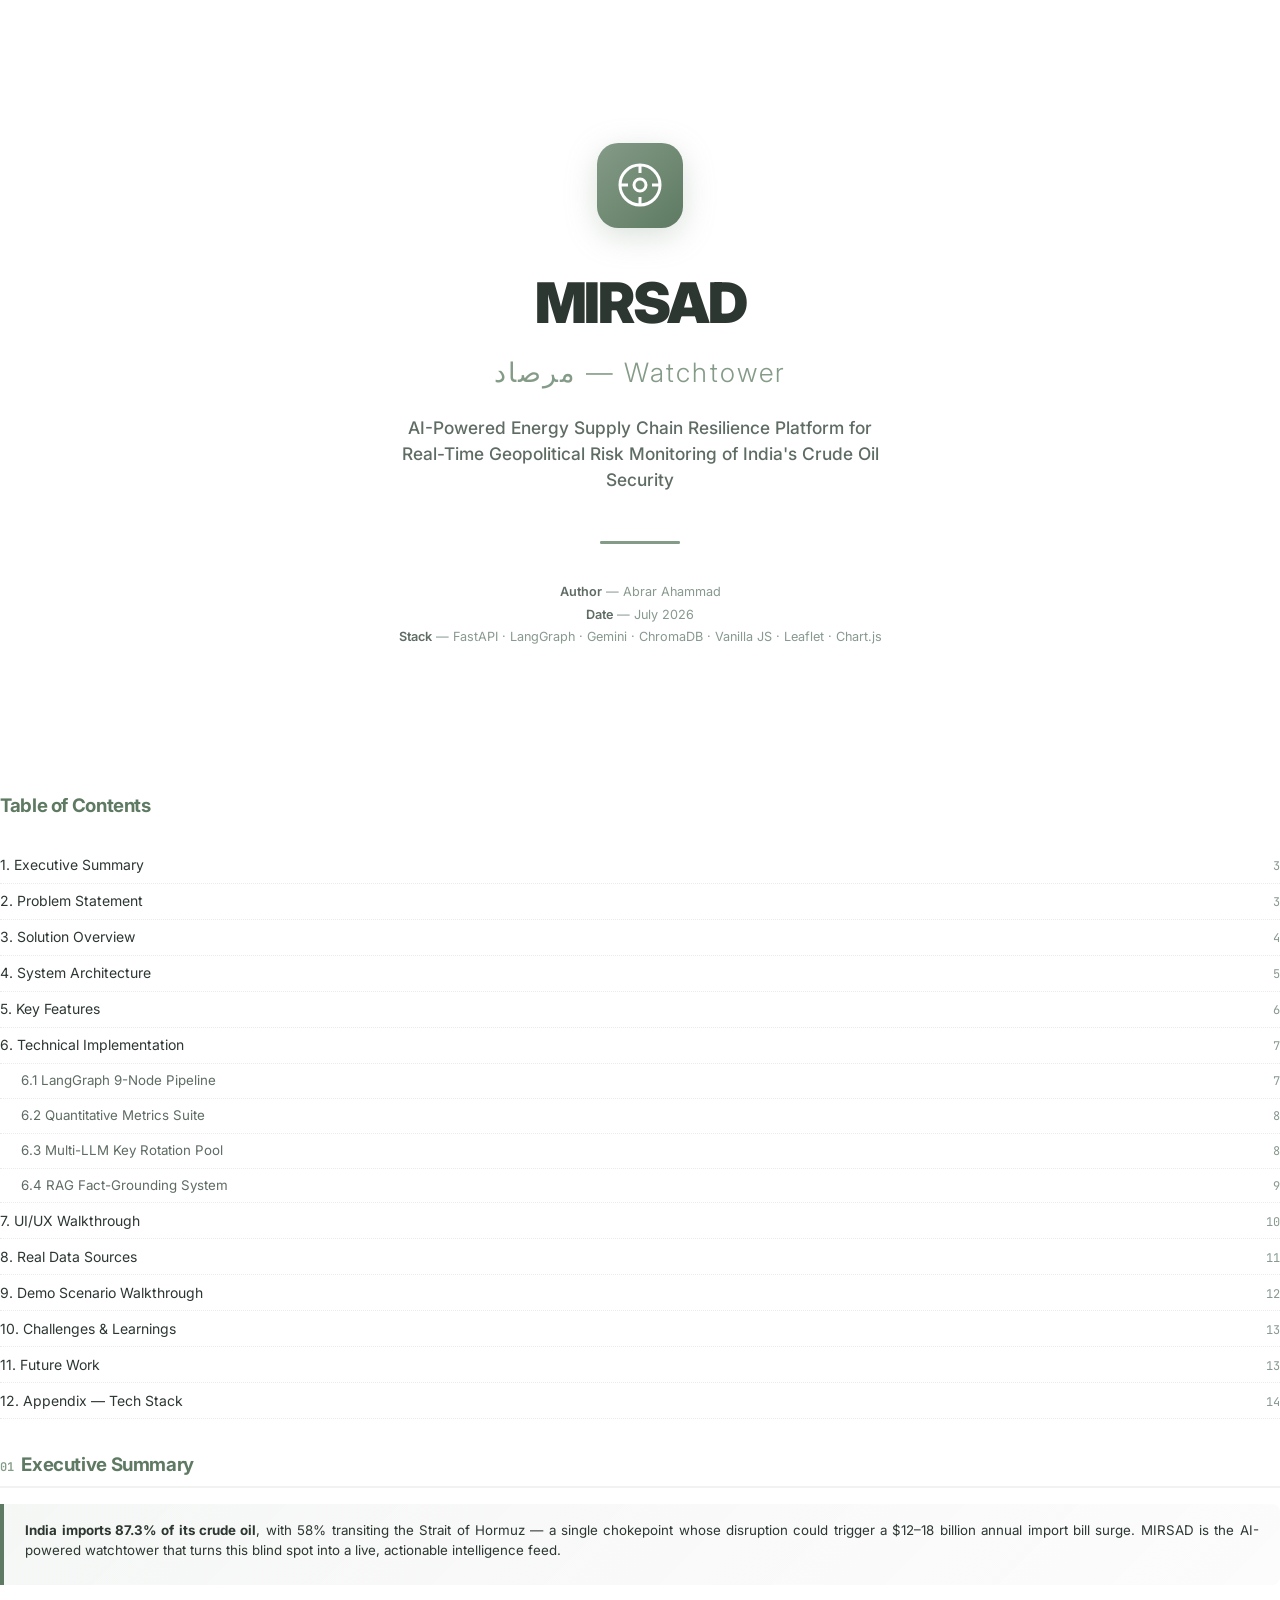
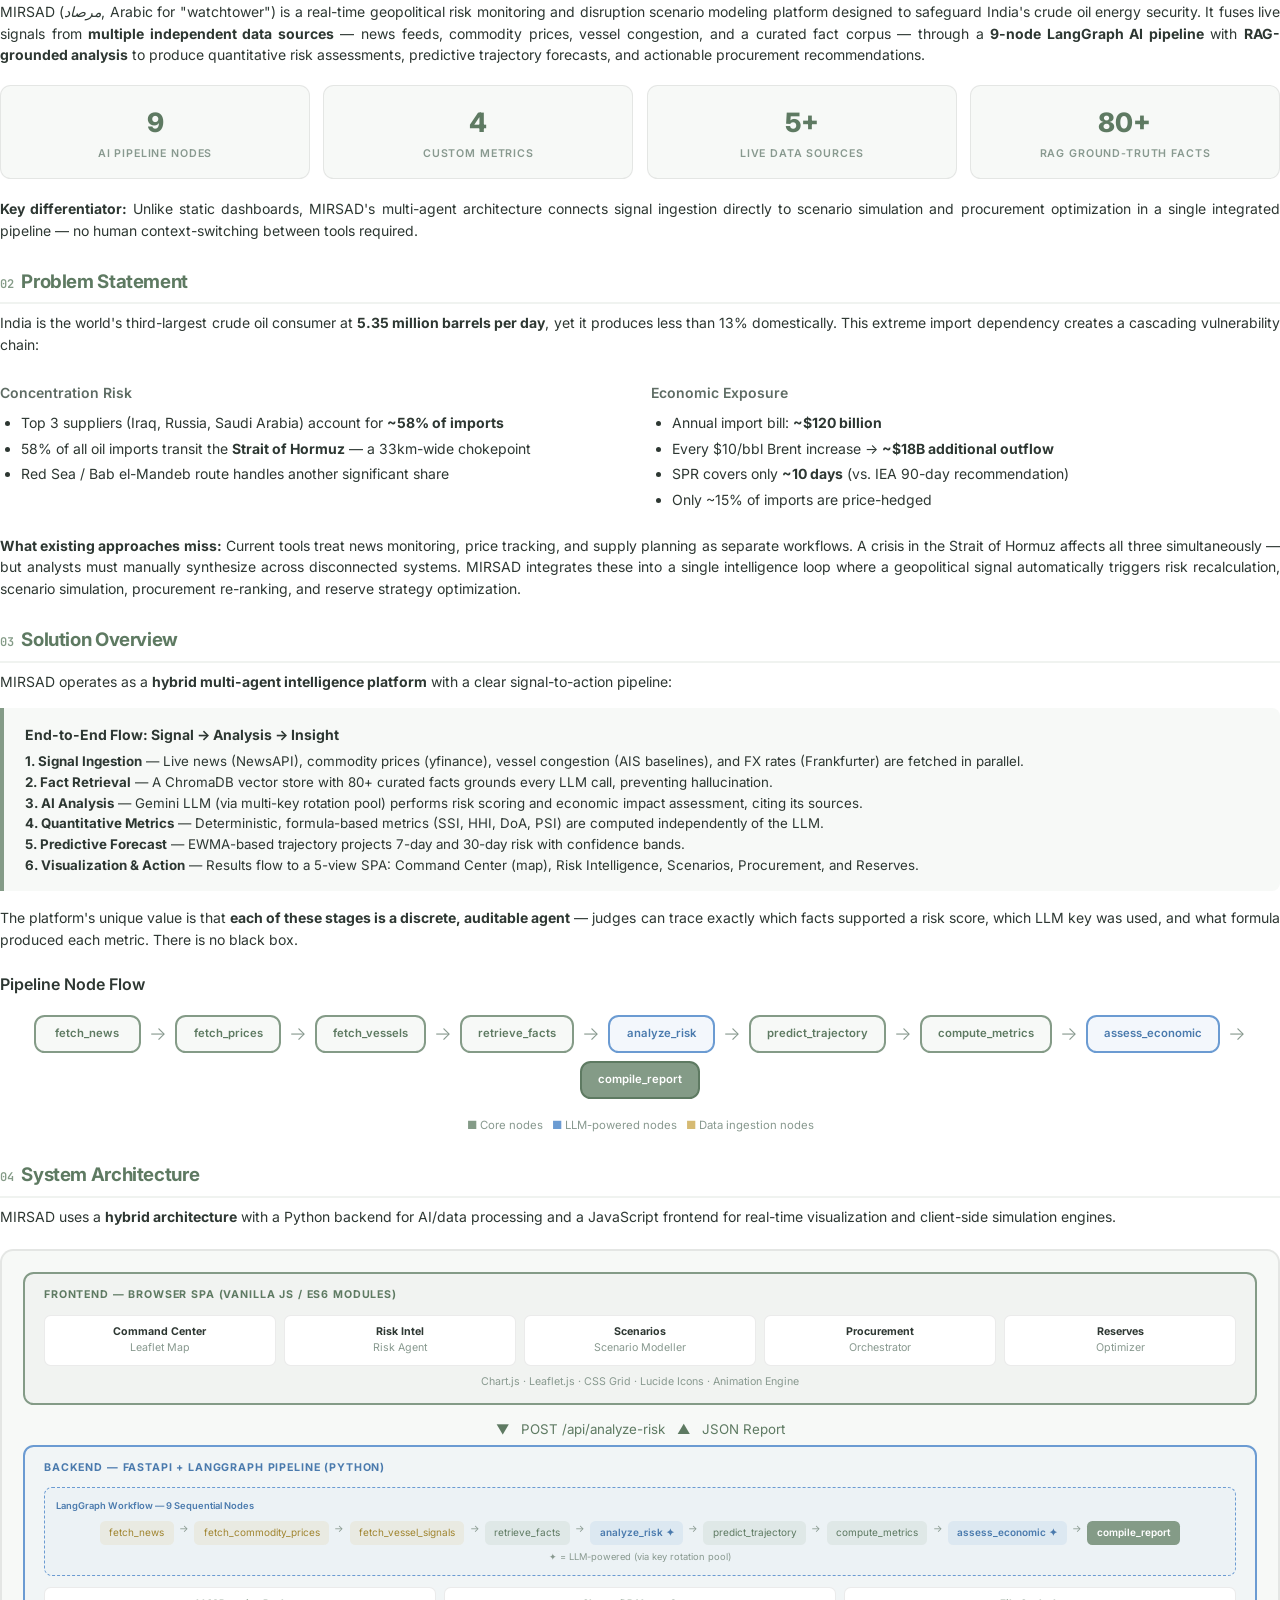
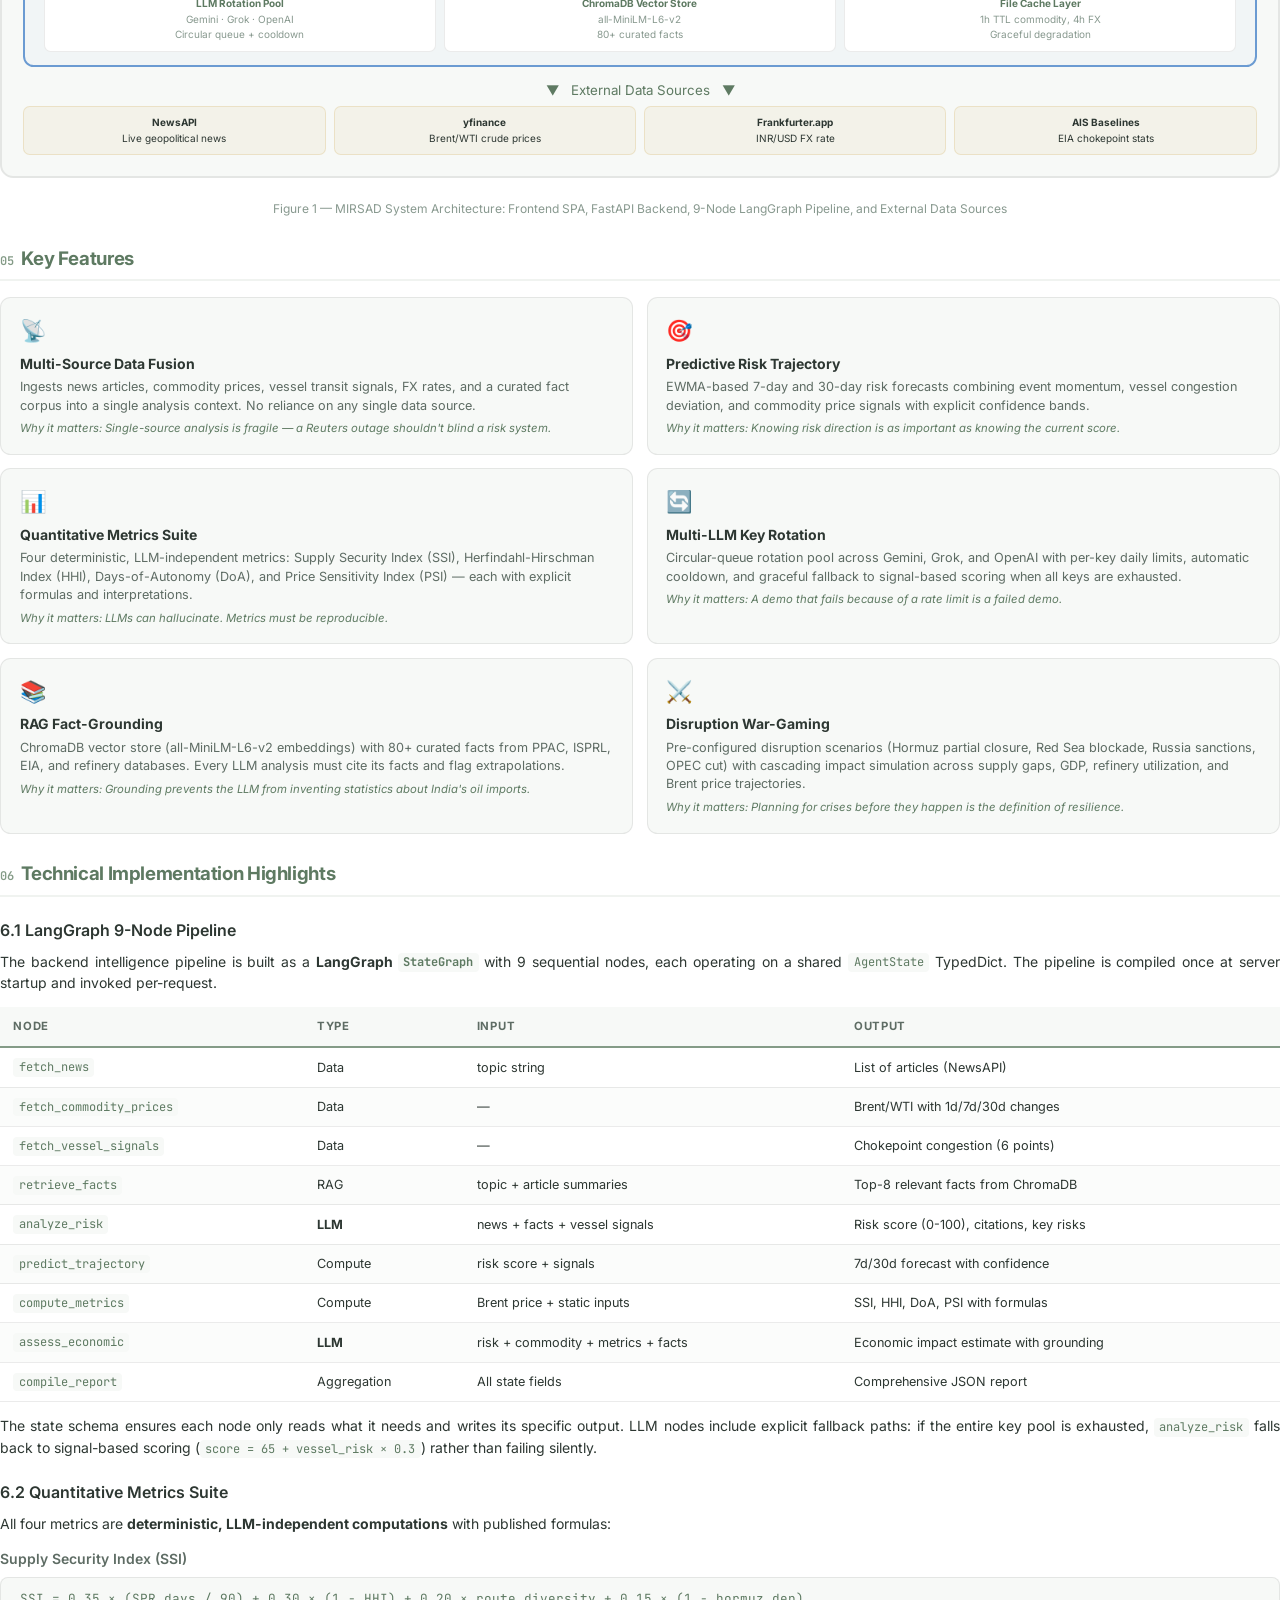
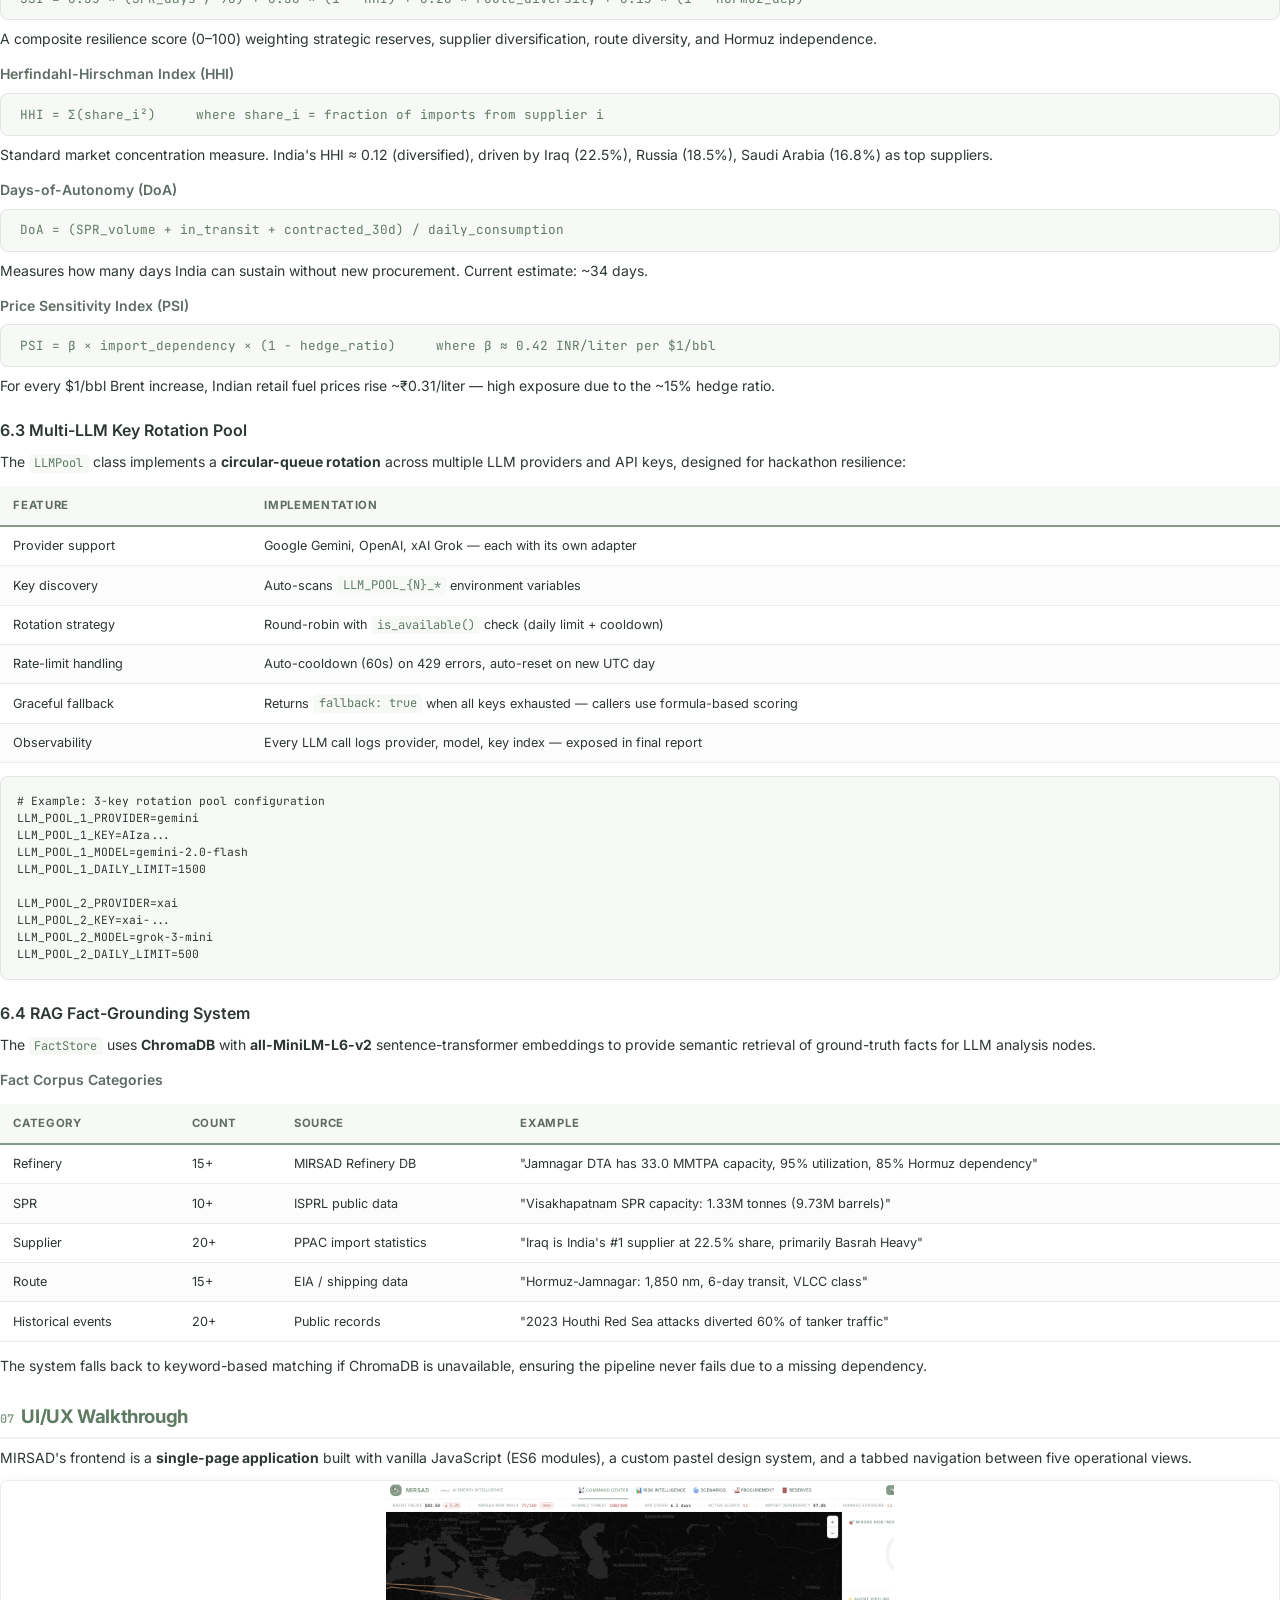
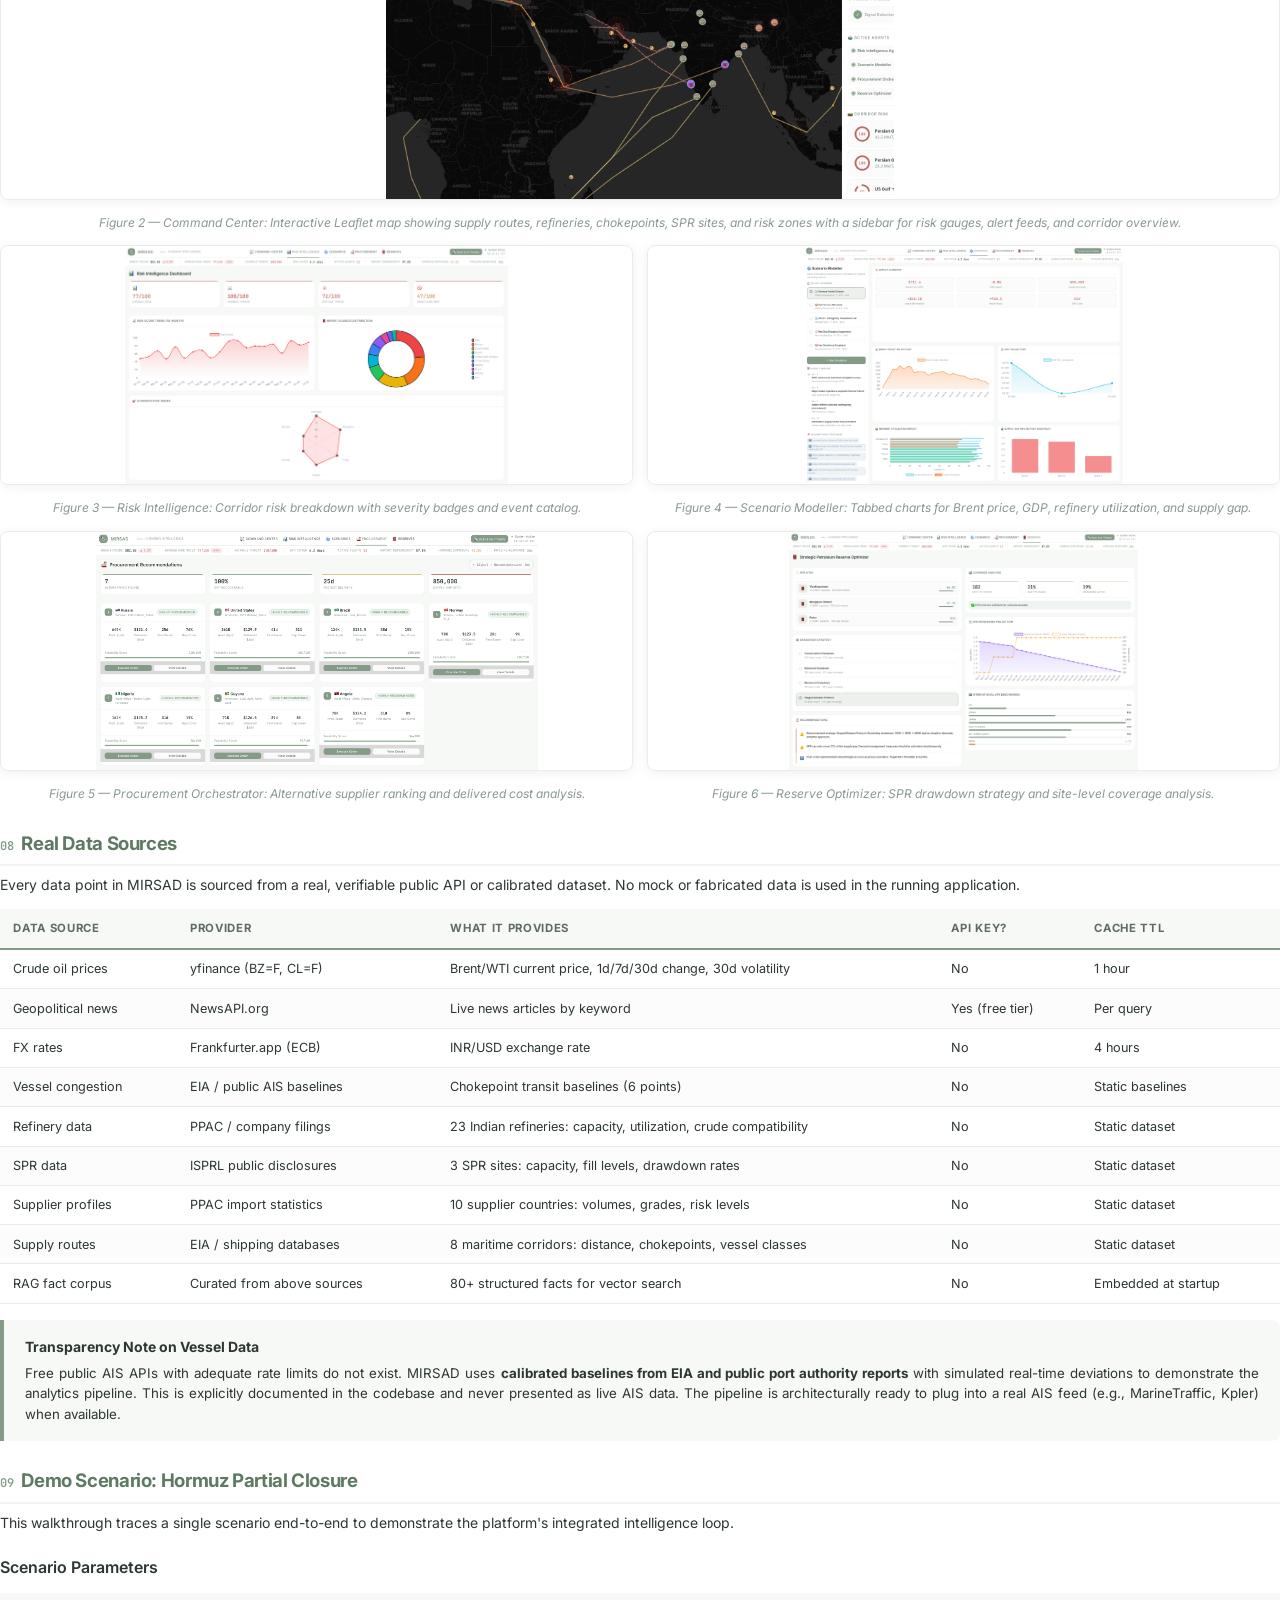
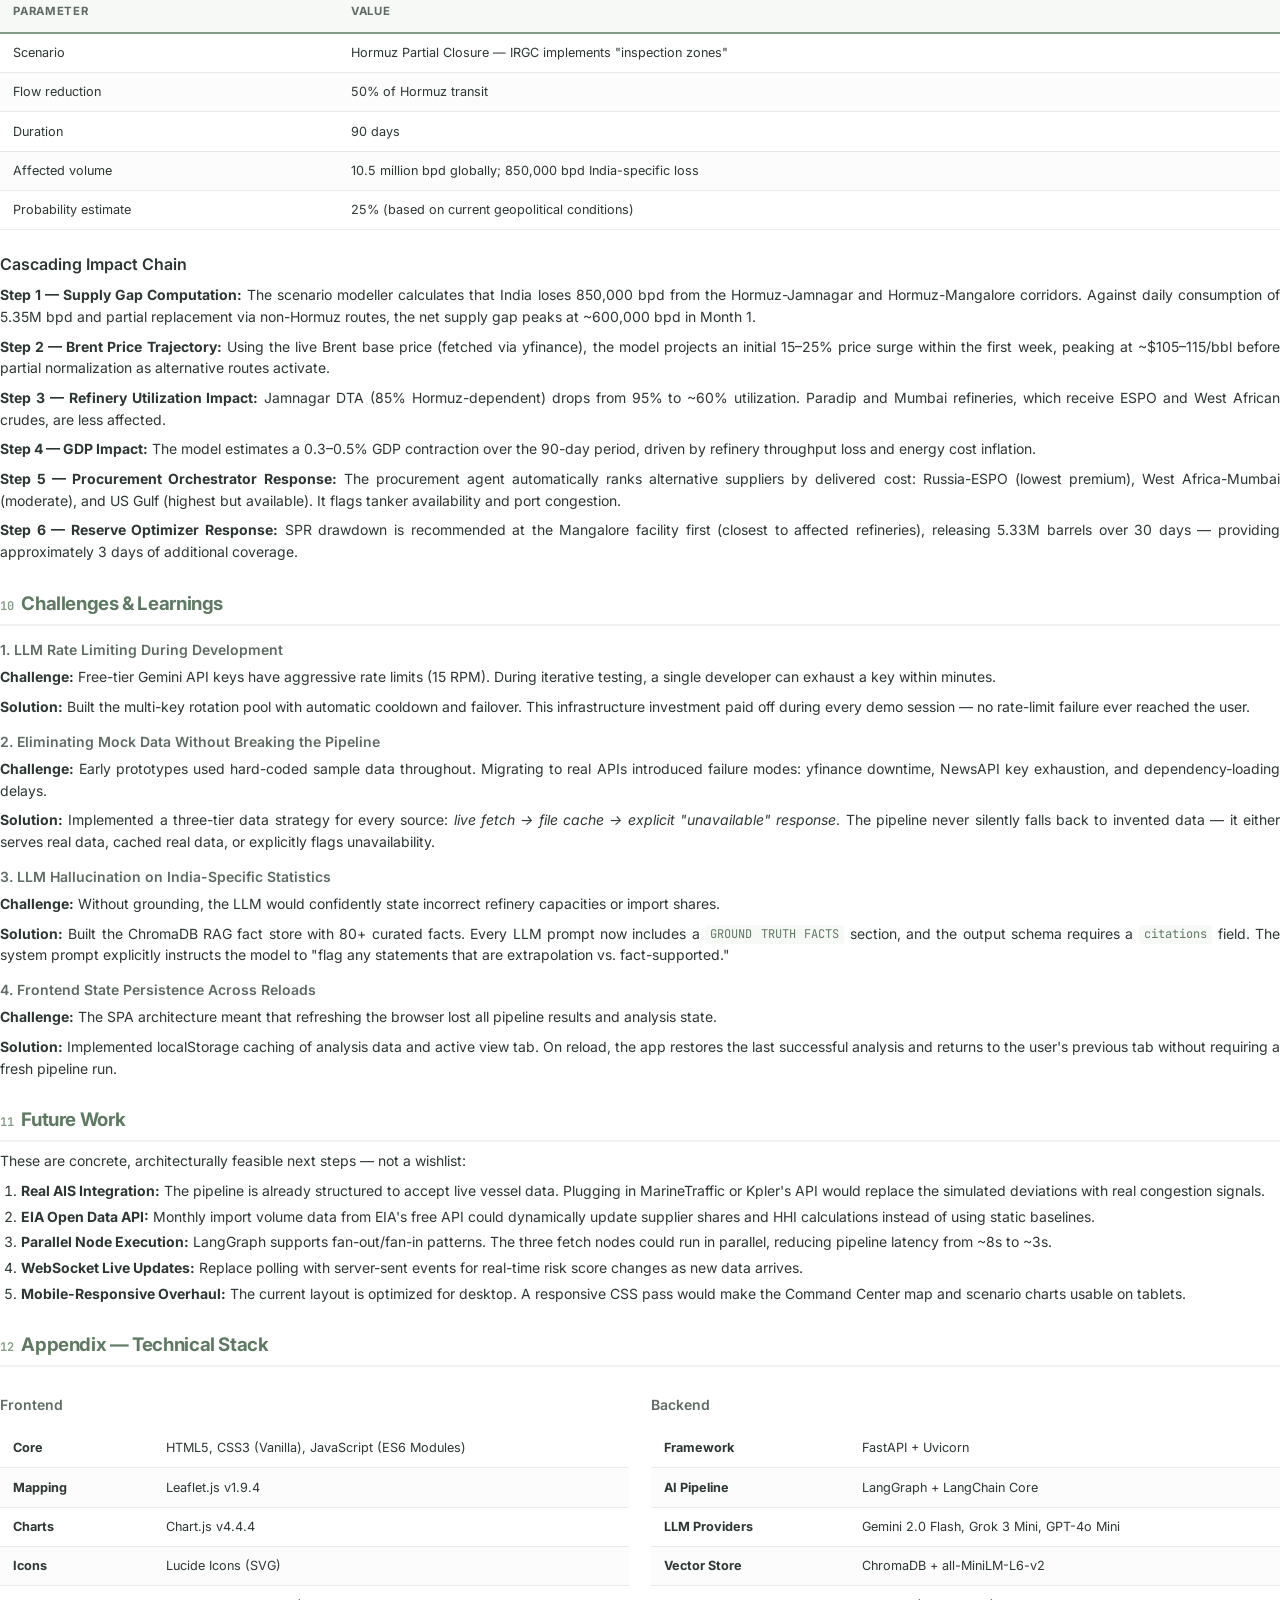
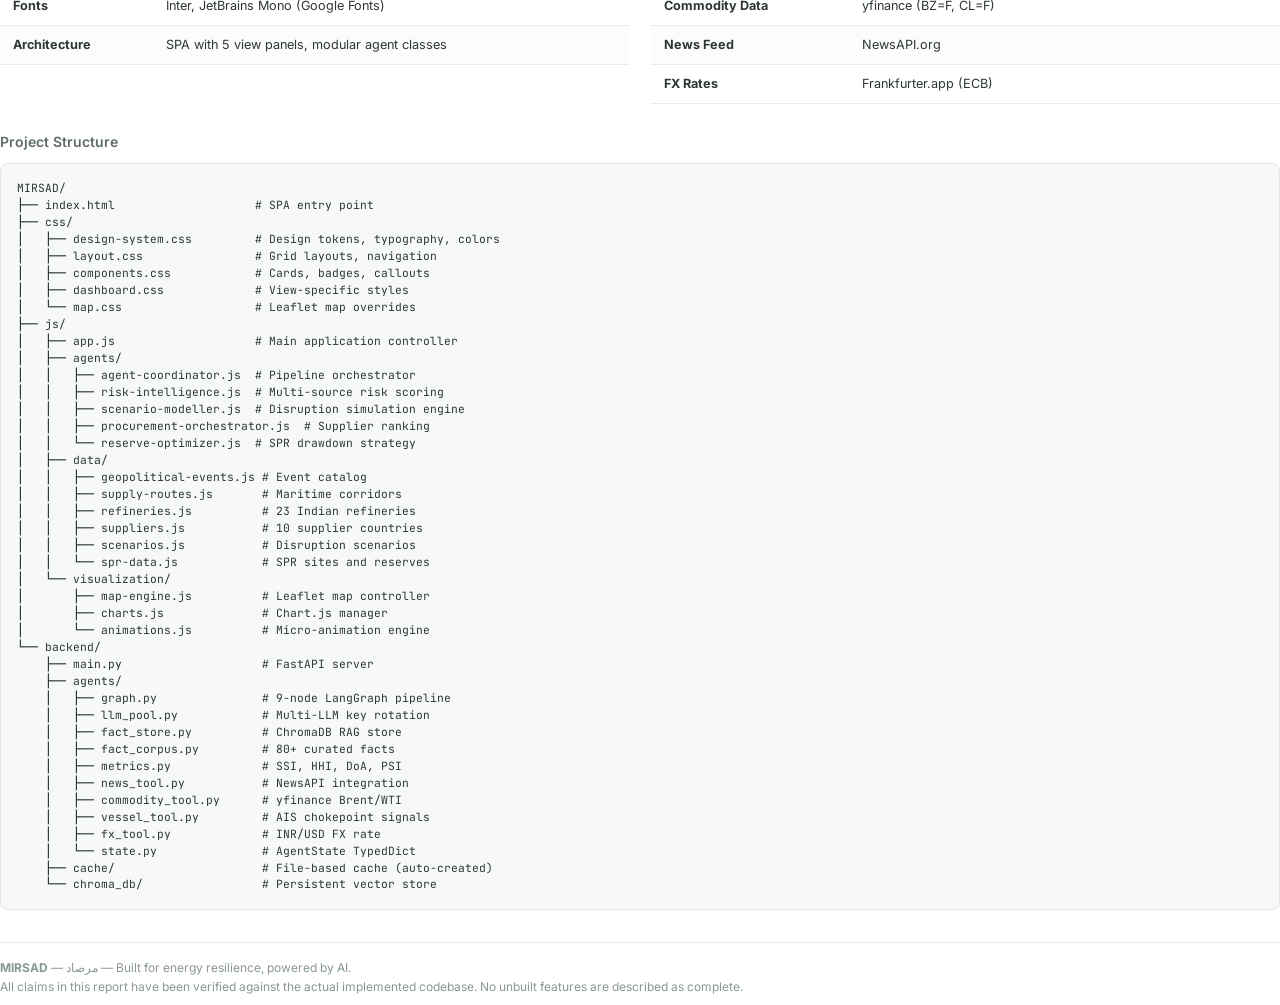
<file: MIRSAD_Report.html>
<!DOCTYPE html>
<html lang="en">
<head>
<meta charset="UTF-8">
<meta name="viewport" content="width=device-width, initial-scale=1.0">
<title>MIRSAD — Hackathon Report</title>
<link rel="preconnect" href="https://fonts.googleapis.com">
<link href="https://fonts.googleapis.com/css2?family=Inter:wght@300;400;500;600;700;800;900&family=JetBrains+Mono:wght@400;500;600&display=swap" rel="stylesheet">
<style>
/* ═══════════════════════════════════════════════════
   MIRSAD Report — Print-Ready Stylesheet
   ═══════════════════════════════════════════════════ */

:root {
  --sage: #849b87;
  --sage-dim: rgba(132, 155, 135, 0.12);
  --sage-dark: #5e7a62;
  --text-primary: #2d3732;
  --text-secondary: #5e6c64;
  --text-tertiary: #88998f;
  --bg: #ffffff;
  --bg-alt: #f7f9f7;
  --border: rgba(0,0,0,0.08);
  --risk-low: #7fa183;
  --risk-moderate: #d6ba73;
  --risk-elevated: #d19a6b;
  --risk-high: #c77b76;
  --risk-critical: #b8625e;
  --info: #6b9bd2;
}

* { margin: 0; padding: 0; box-sizing: border-box; }

@page {
  size: A4;
  margin: 1.8cm 2cm;
}

body {
  font-family: 'Inter', -apple-system, BlinkMacSystemFont, sans-serif;
  font-size: 10.5pt;
  line-height: 1.55;
  color: var(--text-primary);
  background: var(--bg);
  -webkit-print-color-adjust: exact;
  print-color-adjust: exact;
}

/* ── Typography Scale ── */
h1 { font-size: 26pt; font-weight: 800; letter-spacing: -0.03em; line-height: 1.15; color: var(--text-primary); }
h2 { font-size: 14pt; font-weight: 700; letter-spacing: -0.02em; margin-top: 20pt; margin-bottom: 6pt; color: var(--sage-dark); border-bottom: 2px solid var(--sage-dim); padding-bottom: 4pt; }
h3 { font-size: 12pt; font-weight: 600; margin-top: 16pt; margin-bottom: 6pt; color: var(--text-primary); }
h4 { font-size: 10.5pt; font-weight: 600; margin-top: 10pt; margin-bottom: 4pt; color: var(--text-secondary); }

p { margin-bottom: 6pt; text-align: justify; hyphens: auto; }

/* ── Page Break Utilities ── */
.page-break { page-break-after: always; break-after: page; }
.no-orphan { page-break-inside: avoid; break-inside: avoid; }

/* ── Cover Page ── */
.cover {
  display: flex;
  flex-direction: column;
  justify-content: center;
  align-items: center;
  min-height: 88vh;
  text-align: center;
  padding: 40pt 30pt;
}
.cover__logo {
  width: 64pt;
  height: 64pt;
  border-radius: 16pt;
  background: linear-gradient(135deg, var(--sage) 0%, var(--sage-dark) 100%);
  display: flex;
  align-items: center;
  justify-content: center;
  margin-bottom: 24pt;
  box-shadow: 0 8px 32px rgba(132, 155, 135, 0.3);
}
.cover__logo svg { width: 36pt; height: 36pt; fill: none; stroke: white; stroke-width: 1.5; }
.cover__title { font-size: 42pt; font-weight: 900; letter-spacing: -0.04em; color: var(--text-primary); margin-bottom: 4pt; }
.cover__arabic { font-size: 20pt; font-weight: 300; color: var(--sage); margin-bottom: 16pt; letter-spacing: 0.08em; }
.cover__tagline { font-size: 13pt; font-weight: 500; color: var(--text-secondary); max-width: 360pt; line-height: 1.5; margin-bottom: 36pt; }
.cover__divider { width: 60pt; height: 2pt; background: var(--sage); margin-bottom: 28pt; border-radius: 1pt; }
.cover__meta { font-size: 9.5pt; color: var(--text-tertiary); line-height: 1.8; }
.cover__meta strong { color: var(--text-secondary); font-weight: 600; }

/* ── Table of Contents ── */
.toc { margin: 16pt 0 24pt; }
.toc__entry {
  display: flex;
  justify-content: space-between;
  align-items: baseline;
  padding: 5pt 0;
  border-bottom: 1px dotted var(--border);
  font-size: 10.5pt;
  color: var(--text-primary);
}
.toc__entry--sub { padding-left: 16pt; font-size: 10pt; color: var(--text-secondary); }
.toc__page { font-family: 'JetBrains Mono', monospace; font-size: 9pt; color: var(--text-tertiary); }

/* ── Callout Boxes ── */
.callout {
  background: var(--bg-alt);
  border-left: 3pt solid var(--sage);
  padding: 12pt 16pt;
  margin: 12pt 0;
  border-radius: 0 6pt 6pt 0;
  font-size: 10pt;
  page-break-inside: avoid;
}
.callout--highlight {
  background: linear-gradient(135deg, rgba(132, 155, 135, 0.08) 0%, rgba(132, 155, 135, 0.03) 100%);
  border-left-color: var(--sage-dark);
}
.callout--warning { border-left-color: var(--risk-elevated); background: rgba(209, 154, 107, 0.06); }
.callout__title { font-weight: 700; font-size: 10.5pt; margin-bottom: 4pt; }

/* ── Stat Grid ── */
.stat-grid { display: grid; grid-template-columns: repeat(4, 1fr); gap: 10pt; margin: 14pt 0; }
.stat-card {
  background: var(--bg-alt);
  border: 1pt solid var(--border);
  border-radius: 8pt;
  padding: 12pt;
  text-align: center;
  page-break-inside: avoid;
}
.stat-card__value { font-size: 20pt; font-weight: 800; color: var(--sage-dark); }
.stat-card__label { font-size: 8pt; font-weight: 600; text-transform: uppercase; letter-spacing: 0.08em; color: var(--text-tertiary); margin-top: 2pt; }

/* ── Tables ── */
table { width: 100%; border-collapse: collapse; margin: 10pt 0; font-size: 9.5pt; }
thead th {
  background: var(--bg-alt);
  font-weight: 700;
  font-size: 8.5pt;
  text-transform: uppercase;
  letter-spacing: 0.06em;
  padding: 8pt 10pt;
  text-align: left;
  border-bottom: 2pt solid var(--sage);
  color: var(--text-secondary);
}
tbody td { padding: 7pt 10pt; border-bottom: 1pt solid var(--border); vertical-align: top; }
tbody tr:nth-child(even) { background: rgba(247, 249, 247, 0.5); }

/* ── Code Blocks ── */
code {
  font-family: 'JetBrains Mono', monospace;
  font-size: 9pt;
  background: var(--bg-alt);
  padding: 1pt 4pt;
  border-radius: 3pt;
  color: var(--sage-dark);
}
pre {
  font-family: 'JetBrains Mono', monospace;
  font-size: 8.5pt;
  background: var(--bg-alt);
  padding: 12pt;
  border-radius: 6pt;
  border: 1pt solid var(--border);
  overflow-x: auto;
  line-height: 1.5;
  margin: 8pt 0;
  page-break-inside: avoid;
}

/* ── Screenshot Container ── */
.screenshot {
  margin: 8pt 0;
  page-break-inside: avoid;
}
.screenshot img {
  max-height: 240pt;
  width: 100%;
  object-fit: contain;
  border-radius: 6pt;
  border: 1pt solid var(--border);
  box-shadow: 0 2px 12px rgba(0,0,0,0.06);
}
.screenshot-grid { display: grid; grid-template-columns: 1fr 1fr; gap: 10pt; margin: 10pt 0; }
.screenshot-grid .screenshot { margin: 0; }
.screenshot-grid .screenshot img { max-height: 180pt; }
.screenshot__caption {
  font-size: 9pt;
  font-style: italic;
  color: var(--text-tertiary);
  text-align: center;
  margin-top: 6pt;
}

/* ── Architecture Diagram ── */
.arch-diagram {
  margin: 16pt 0;
  page-break-inside: avoid;
}
.arch-diagram svg { width: 100%; height: auto; }

/* ── Flow Diagram (CSS-based) ── */
.flow { display: flex; flex-wrap: wrap; gap: 6pt; align-items: center; justify-content: center; margin: 14pt 0; }
.flow__node {
  background: var(--bg-alt);
  border: 1.5pt solid var(--sage);
  border-radius: 8pt;
  padding: 6pt 12pt;
  font-size: 8.5pt;
  font-weight: 600;
  color: var(--sage-dark);
  text-align: center;
  min-width: 80pt;
}
.flow__node--llm { border-color: var(--info); color: #4a7aad; background: rgba(107, 155, 210, 0.08); }
.flow__node--data { border-color: var(--risk-moderate); color: #a08530; background: rgba(214, 186, 115, 0.08); }
.flow__node--highlight { background: var(--sage); color: white; border-color: var(--sage-dark); }
.flow__arrow { font-size: 14pt; color: var(--text-tertiary); font-weight: 300; }

/* ── Badge ── */
.badge {
  display: inline-block;
  font-size: 7.5pt;
  font-weight: 700;
  text-transform: uppercase;
  letter-spacing: 0.06em;
  padding: 2pt 6pt;
  border-radius: 4pt;
  background: var(--sage-dim);
  color: var(--sage-dark);
}
.badge--critical { background: rgba(184, 98, 94, 0.12); color: var(--risk-critical); }
.badge--warning { background: rgba(209, 154, 107, 0.12); color: var(--risk-elevated); }

/* ── Two-Column Layout ── */
.two-col { display: grid; grid-template-columns: 1fr 1fr; gap: 16pt; margin: 10pt 0; }

/* ── Footer ── */
.page-footer {
  position: fixed;
  bottom: 0;
  left: 0;
  right: 0;
  padding: 8pt 2.5cm;
  font-size: 7.5pt;
  color: var(--text-tertiary);
  display: flex;
  justify-content: space-between;
  border-top: 1pt solid var(--border);
}

/* ── Section numbering ── */
.section-num {
  font-family: 'JetBrains Mono', monospace;
  font-size: 9pt;
  color: var(--sage);
  font-weight: 600;
  margin-right: 6pt;
}

/* ── Feature Card Grid ── */
.feature-grid { display: grid; grid-template-columns: 1fr 1fr; gap: 10pt; margin: 12pt 0; }
.feature-card {
  background: var(--bg-alt);
  border: 1pt solid var(--border);
  border-radius: 8pt;
  padding: 12pt 14pt;
  page-break-inside: avoid;
}
.feature-card__icon { font-size: 16pt; margin-bottom: 4pt; }
.feature-card__title { font-weight: 700; font-size: 10.5pt; margin-bottom: 3pt; color: var(--text-primary); }
.feature-card__desc { font-size: 9.5pt; color: var(--text-secondary); line-height: 1.45; }
.feature-card__why { font-size: 8.5pt; color: var(--sage-dark); font-style: italic; margin-top: 4pt; }

/* ── List Styles ── */
ul, ol { margin: 6pt 0 8pt 16pt; }
li { margin-bottom: 3pt; }

/* ── Metric Formula ── */
.formula {
  font-family: 'JetBrains Mono', monospace;
  font-size: 9.5pt;
  background: var(--bg-alt);
  padding: 8pt 14pt;
  border-radius: 6pt;
  border: 1pt solid var(--border);
  margin: 6pt 0;
  color: var(--sage-dark);
  page-break-inside: avoid;
}

@media print {
  body { font-size: 10pt; }
  .page-break { page-break-after: always; }
  .no-orphan { page-break-inside: avoid; }
}
</style>
</head>
<body>

<!-- ══════════════════════════════════════════════
     COVER PAGE
     ══════════════════════════════════════════════ -->
<div class="cover">
  <div class="cover__logo">
    <svg viewBox="0 0 24 24" xmlns="http://www.w3.org/2000/svg">
      <circle cx="12" cy="12" r="10" stroke-width="1.5"/>
      <line x1="12" y1="2" x2="12" y2="6" stroke-width="1.5"/>
      <line x1="12" y1="18" x2="12" y2="22" stroke-width="1.5"/>
      <line x1="2" y1="12" x2="6" y2="12" stroke-width="1.5"/>
      <line x1="18" y1="12" x2="22" y2="12" stroke-width="1.5"/>
      <circle cx="12" cy="12" r="3" stroke-width="1.5"/>
    </svg>
  </div>
  <div class="cover__title">MIRSAD</div>
  <div class="cover__arabic">مرصاد — Watchtower</div>
  <div class="cover__tagline">
    AI-Powered Energy Supply Chain Resilience Platform for Real-Time Geopolitical Risk Monitoring of India's Crude Oil Security
  </div>
  <div class="cover__divider"></div>
  <div class="cover__meta">
    <strong>Author</strong> — Abrar Ahammad<br>
    <strong>Date</strong> — July 2026<br>
    <strong>Stack</strong> — FastAPI · LangGraph · Gemini · ChromaDB · Vanilla JS · Leaflet · Chart.js
  </div>
</div>

<div class="page-break"></div>

<!-- ══════════════════════════════════════════════
     TABLE OF CONTENTS
     ══════════════════════════════════════════════ -->
<h2 style="border-bottom: none; margin-top: 0;">Table of Contents</h2>
<div class="toc">
  <div class="toc__entry"><span>1. Executive Summary</span><span class="toc__page">3</span></div>
  <div class="toc__entry"><span>2. Problem Statement</span><span class="toc__page">3</span></div>
  <div class="toc__entry"><span>3. Solution Overview</span><span class="toc__page">4</span></div>
  <div class="toc__entry"><span>4. System Architecture</span><span class="toc__page">5</span></div>
  <div class="toc__entry"><span>5. Key Features</span><span class="toc__page">6</span></div>
  <div class="toc__entry"><span>6. Technical Implementation</span><span class="toc__page">7</span></div>
  <div class="toc__entry toc__entry--sub"><span>6.1 LangGraph 9-Node Pipeline</span><span class="toc__page">7</span></div>
  <div class="toc__entry toc__entry--sub"><span>6.2 Quantitative Metrics Suite</span><span class="toc__page">8</span></div>
  <div class="toc__entry toc__entry--sub"><span>6.3 Multi-LLM Key Rotation Pool</span><span class="toc__page">8</span></div>
  <div class="toc__entry toc__entry--sub"><span>6.4 RAG Fact-Grounding System</span><span class="toc__page">9</span></div>
  <div class="toc__entry"><span>7. UI/UX Walkthrough</span><span class="toc__page">10</span></div>
  <div class="toc__entry"><span>8. Real Data Sources</span><span class="toc__page">11</span></div>
  <div class="toc__entry"><span>9. Demo Scenario Walkthrough</span><span class="toc__page">12</span></div>
  <div class="toc__entry"><span>10. Challenges & Learnings</span><span class="toc__page">13</span></div>
  <div class="toc__entry"><span>11. Future Work</span><span class="toc__page">13</span></div>
  <div class="toc__entry"><span>12. Appendix — Tech Stack</span><span class="toc__page">14</span></div>
</div>

<div class="page-break"></div>

<!-- ══════════════════════════════════════════════
     1. EXECUTIVE SUMMARY
     ══════════════════════════════════════════════ -->
<h2><span class="section-num">01</span>Executive Summary</h2>

<div class="callout callout--highlight">
  <p><strong>India imports 87.3% of its crude oil</strong>, with 58% transiting the Strait of Hormuz — a single chokepoint whose disruption could trigger a $12–18 billion annual import bill surge. MIRSAD is the AI-powered watchtower that turns this blind spot into a live, actionable intelligence feed.</p>
</div>

<p>MIRSAD (<em>مرصاد</em>, Arabic for "watchtower") is a real-time geopolitical risk monitoring and disruption scenario modeling platform designed to safeguard India's crude oil energy security. It fuses live signals from <strong>multiple independent data sources</strong> — news feeds, commodity prices, vessel congestion, and a curated fact corpus — through a <strong>9-node LangGraph AI pipeline</strong> with <strong>RAG-grounded analysis</strong> to produce quantitative risk assessments, predictive trajectory forecasts, and actionable procurement recommendations.</p>

<div class="stat-grid">
  <div class="stat-card no-orphan">
    <div class="stat-card__value">9</div>
    <div class="stat-card__label">AI Pipeline Nodes</div>
  </div>
  <div class="stat-card no-orphan">
    <div class="stat-card__value">4</div>
    <div class="stat-card__label">Custom Metrics</div>
  </div>
  <div class="stat-card no-orphan">
    <div class="stat-card__value">5+</div>
    <div class="stat-card__label">Live Data Sources</div>
  </div>
  <div class="stat-card no-orphan">
    <div class="stat-card__value">80+</div>
    <div class="stat-card__label">RAG Ground-Truth Facts</div>
  </div>
</div>

<p><strong>Key differentiator:</strong> Unlike static dashboards, MIRSAD's multi-agent architecture connects signal ingestion directly to scenario simulation and procurement optimization in a single integrated pipeline — no human context-switching between tools required.</p>

<!-- ══════════════════════════════════════════════
     2. PROBLEM STATEMENT
     ══════════════════════════════════════════════ -->
<h2><span class="section-num">02</span>Problem Statement</h2>

<p>India is the world's third-largest crude oil consumer at <strong>5.35 million barrels per day</strong>, yet it produces less than 13% domestically. This extreme import dependency creates a cascading vulnerability chain:</p>

<div class="two-col no-orphan">
  <div>
    <h4>Concentration Risk</h4>
    <ul>
      <li>Top 3 suppliers (Iraq, Russia, Saudi Arabia) account for <strong>~58% of imports</strong></li>
      <li>58% of all oil imports transit the <strong>Strait of Hormuz</strong> — a 33km-wide chokepoint</li>
      <li>Red Sea / Bab el-Mandeb route handles another significant share</li>
    </ul>
  </div>
  <div>
    <h4>Economic Exposure</h4>
    <ul>
      <li>Annual import bill: <strong>~$120 billion</strong></li>
      <li>Every $10/bbl Brent increase → <strong>~$18B additional outflow</strong></li>
      <li>SPR covers only <strong>~10 days</strong> (vs. IEA 90-day recommendation)</li>
      <li>Only ~15% of imports are price-hedged</li>
    </ul>
  </div>
</div>

<p><strong>What existing approaches miss:</strong> Current tools treat news monitoring, price tracking, and supply planning as separate workflows. A crisis in the Strait of Hormuz affects all three simultaneously — but analysts must manually synthesize across disconnected systems. MIRSAD integrates these into a single intelligence loop where a geopolitical signal automatically triggers risk recalculation, scenario simulation, procurement re-ranking, and reserve strategy optimization.</p>


<!-- ══════════════════════════════════════════════
     3. SOLUTION OVERVIEW
     ══════════════════════════════════════════════ -->
<h2><span class="section-num">03</span>Solution Overview</h2>

<p>MIRSAD operates as a <strong>hybrid multi-agent intelligence platform</strong> with a clear signal-to-action pipeline:</p>

<div class="callout no-orphan">
  <div class="callout__title">End-to-End Flow: Signal → Analysis → Insight</div>
  <p style="margin-bottom: 0;">
    <strong>1. Signal Ingestion</strong> — Live news (NewsAPI), commodity prices (yfinance), vessel congestion (AIS baselines), and FX rates (Frankfurter) are fetched in parallel.<br>
    <strong>2. Fact Retrieval</strong> — A ChromaDB vector store with 80+ curated facts grounds every LLM call, preventing hallucination.<br>
    <strong>3. AI Analysis</strong> — Gemini LLM (via multi-key rotation pool) performs risk scoring and economic impact assessment, citing its sources.<br>
    <strong>4. Quantitative Metrics</strong> — Deterministic, formula-based metrics (SSI, HHI, DoA, PSI) are computed independently of the LLM.<br>
    <strong>5. Predictive Forecast</strong> — EWMA-based trajectory projects 7-day and 30-day risk with confidence bands.<br>
    <strong>6. Visualization & Action</strong> — Results flow to a 5-view SPA: Command Center (map), Risk Intelligence, Scenarios, Procurement, and Reserves.
  </p>
</div>

<p>The platform's unique value is that <strong>each of these stages is a discrete, auditable agent</strong> — judges can trace exactly which facts supported a risk score, which LLM key was used, and what formula produced each metric. There is no black box.</p>

<h3>Pipeline Node Flow</h3>
<div class="flow no-orphan">
  <div class="flow__node flow__data">fetch_news</div>
  <span class="flow__arrow">→</span>
  <div class="flow__node flow__data">fetch_prices</div>
  <span class="flow__arrow">→</span>
  <div class="flow__node flow__data">fetch_vessels</div>
  <span class="flow__arrow">→</span>
  <div class="flow__node">retrieve_facts</div>
  <span class="flow__arrow">→</span>
  <div class="flow__node flow__node--llm">analyze_risk</div>
  <span class="flow__arrow">→</span>
  <div class="flow__node">predict_trajectory</div>
  <span class="flow__arrow">→</span>
  <div class="flow__node">compute_metrics</div>
  <span class="flow__arrow">→</span>
  <div class="flow__node flow__node--llm">assess_economic</div>
  <span class="flow__arrow">→</span>
  <div class="flow__node flow__node--highlight">compile_report</div>
</div>
<p style="font-size: 8.5pt; text-align: center; color: var(--text-tertiary); margin-top: 4pt;">
  <span style="color: var(--sage);">■</span> Core nodes &nbsp;
  <span style="color: var(--info);">■</span> LLM-powered nodes &nbsp;
  <span style="color: var(--risk-moderate);">■</span> Data ingestion nodes
</p>

<div class="page-break"></div>

<!-- ══════════════════════════════════════════════
     4. SYSTEM ARCHITECTURE
     ══════════════════════════════════════════════ -->
<h2><span class="section-num">04</span>System Architecture</h2>

<p>MIRSAD uses a <strong>hybrid architecture</strong> with a Python backend for AI/data processing and a JavaScript frontend for real-time visualization and client-side simulation engines.</p>

<!-- Architecture diagram rendered as styled HTML/CSS for vector quality -->
<div class="arch-diagram no-orphan" style="border: 1.5pt solid var(--border); border-radius: 10pt; padding: 16pt; background: var(--bg-alt);">
  
  <!-- Browser / Frontend -->
  <div style="border: 1.5pt solid var(--sage); border-radius: 8pt; padding: 10pt 14pt; margin-bottom: 10pt; background: rgba(132,155,135,0.06);">
    <div style="font-size: 8pt; font-weight: 700; text-transform: uppercase; letter-spacing: 0.08em; color: var(--sage-dark); margin-bottom: 8pt;">Frontend — Browser SPA (Vanilla JS / ES6 Modules)</div>
    <div style="display: grid; grid-template-columns: repeat(5, 1fr); gap: 6pt; font-size: 8pt; text-align: center;">
      <div style="background: white; border: 1pt solid var(--border); border-radius: 5pt; padding: 6pt 4pt;"><strong>Command Center</strong><br><span style="color: var(--text-tertiary);">Leaflet Map</span></div>
      <div style="background: white; border: 1pt solid var(--border); border-radius: 5pt; padding: 6pt 4pt;"><strong>Risk Intel</strong><br><span style="color: var(--text-tertiary);">Risk Agent</span></div>
      <div style="background: white; border: 1pt solid var(--border); border-radius: 5pt; padding: 6pt 4pt;"><strong>Scenarios</strong><br><span style="color: var(--text-tertiary);">Scenario Modeller</span></div>
      <div style="background: white; border: 1pt solid var(--border); border-radius: 5pt; padding: 6pt 4pt;"><strong>Procurement</strong><br><span style="color: var(--text-tertiary);">Orchestrator</span></div>
      <div style="background: white; border: 1pt solid var(--border); border-radius: 5pt; padding: 6pt 4pt;"><strong>Reserves</strong><br><span style="color: var(--text-tertiary);">Optimizer</span></div>
    </div>
    <div style="text-align: center; margin-top: 6pt; font-size: 8pt; color: var(--text-tertiary);">Chart.js · Leaflet.js · CSS Grid · Lucide Icons · Animation Engine</div>
  </div>

  <!-- Arrow -->
  <div style="text-align: center; font-size: 10pt; color: var(--sage-dark); margin: 4pt 0;">▼ &nbsp; POST /api/analyze-risk &nbsp; ▲ &nbsp; JSON Report</div>

  <!-- Backend -->
  <div style="border: 1.5pt solid var(--info); border-radius: 8pt; padding: 10pt 14pt; margin-bottom: 10pt; background: rgba(107,155,210,0.04);">
    <div style="font-size: 8pt; font-weight: 700; text-transform: uppercase; letter-spacing: 0.08em; color: #4a7aad; margin-bottom: 8pt;">Backend — FastAPI + LangGraph Pipeline (Python)</div>
    
    <!-- 9-node pipeline -->
    <div style="border: 1pt dashed var(--info); border-radius: 6pt; padding: 8pt; margin-bottom: 8pt; background: rgba(107,155,210,0.03);">
      <div style="font-size: 7pt; font-weight: 600; color: #4a7aad; margin-bottom: 6pt;">LangGraph Workflow — 9 Sequential Nodes</div>
      <div style="display: flex; flex-wrap: wrap; gap: 4pt; justify-content: center; font-size: 7.5pt;">
        <span style="background: rgba(214,186,115,0.15); padding: 3pt 7pt; border-radius: 4pt; color: #a08530;">fetch_news</span>
        <span style="color: var(--text-tertiary);">→</span>
        <span style="background: rgba(214,186,115,0.15); padding: 3pt 7pt; border-radius: 4pt; color: #a08530;">fetch_commodity_prices</span>
        <span style="color: var(--text-tertiary);">→</span>
        <span style="background: rgba(214,186,115,0.15); padding: 3pt 7pt; border-radius: 4pt; color: #a08530;">fetch_vessel_signals</span>
        <span style="color: var(--text-tertiary);">→</span>
        <span style="background: var(--sage-dim); padding: 3pt 7pt; border-radius: 4pt; color: var(--sage-dark);">retrieve_facts</span>
        <span style="color: var(--text-tertiary);">→</span>
        <span style="background: rgba(107,155,210,0.12); padding: 3pt 7pt; border-radius: 4pt; color: #4a7aad; font-weight: 600;">analyze_risk ✦</span>
        <span style="color: var(--text-tertiary);">→</span>
        <span style="background: var(--sage-dim); padding: 3pt 7pt; border-radius: 4pt; color: var(--sage-dark);">predict_trajectory</span>
        <span style="color: var(--text-tertiary);">→</span>
        <span style="background: var(--sage-dim); padding: 3pt 7pt; border-radius: 4pt; color: var(--sage-dark);">compute_metrics</span>
        <span style="color: var(--text-tertiary);">→</span>
        <span style="background: rgba(107,155,210,0.12); padding: 3pt 7pt; border-radius: 4pt; color: #4a7aad; font-weight: 600;">assess_economic ✦</span>
        <span style="color: var(--text-tertiary);">→</span>
        <span style="background: var(--sage); padding: 3pt 7pt; border-radius: 4pt; color: white; font-weight: 600;">compile_report</span>
      </div>
      <div style="text-align: center; margin-top: 4pt; font-size: 7pt; color: var(--text-tertiary);">✦ = LLM-powered (via key rotation pool)</div>
    </div>

    <!-- Infrastructure -->
    <div style="display: grid; grid-template-columns: 1fr 1fr 1fr; gap: 6pt; font-size: 7.5pt;">
      <div style="background: white; border: 1pt solid var(--border); border-radius: 5pt; padding: 6pt; text-align: center;">
        <strong style="color: var(--sage-dark);">LLM Rotation Pool</strong><br>
        <span style="color: var(--text-tertiary);">Gemini · Grok · OpenAI</span><br>
        <span style="color: var(--text-tertiary);">Circular queue + cooldown</span>
      </div>
      <div style="background: white; border: 1pt solid var(--border); border-radius: 5pt; padding: 6pt; text-align: center;">
        <strong style="color: var(--sage-dark);">ChromaDB Vector Store</strong><br>
        <span style="color: var(--text-tertiary);">all-MiniLM-L6-v2</span><br>
        <span style="color: var(--text-tertiary);">80+ curated facts</span>
      </div>
      <div style="background: white; border: 1pt solid var(--border); border-radius: 5pt; padding: 6pt; text-align: center;">
        <strong style="color: var(--sage-dark);">File Cache Layer</strong><br>
        <span style="color: var(--text-tertiary);">1h TTL commodity, 4h FX</span><br>
        <span style="color: var(--text-tertiary);">Graceful degradation</span>
      </div>
    </div>
  </div>

  <!-- External APIs -->
  <div style="text-align: center; font-size: 10pt; color: var(--sage-dark); margin: 4pt 0;">▼ &nbsp; External Data Sources &nbsp; ▼</div>
  <div style="display: grid; grid-template-columns: repeat(4, 1fr); gap: 6pt; font-size: 7.5pt; text-align: center;">
    <div style="background: rgba(214,186,115,0.1); border: 1pt solid rgba(214,186,115,0.3); border-radius: 5pt; padding: 6pt;">
      <strong>NewsAPI</strong><br>Live geopolitical news
    </div>
    <div style="background: rgba(214,186,115,0.1); border: 1pt solid rgba(214,186,115,0.3); border-radius: 5pt; padding: 6pt;">
      <strong>yfinance</strong><br>Brent/WTI crude prices
    </div>
    <div style="background: rgba(214,186,115,0.1); border: 1pt solid rgba(214,186,115,0.3); border-radius: 5pt; padding: 6pt;">
      <strong>Frankfurter.app</strong><br>INR/USD FX rate
    </div>
    <div style="background: rgba(214,186,115,0.1); border: 1pt solid rgba(214,186,115,0.3); border-radius: 5pt; padding: 6pt;">
      <strong>AIS Baselines</strong><br>EIA chokepoint stats
    </div>
  </div>
</div>

<p style="font-size: 9pt; color: var(--text-tertiary); text-align: center; margin-top: 4pt;">Figure 1 — MIRSAD System Architecture: Frontend SPA, FastAPI Backend, 9-Node LangGraph Pipeline, and External Data Sources</p>

<div class="page-break"></div>

<!-- ══════════════════════════════════════════════
     5. KEY FEATURES
     ══════════════════════════════════════════════ -->
<h2><span class="section-num">05</span>Key Features</h2>

<div class="feature-grid">
  <div class="feature-card no-orphan">
    <div class="feature-card__icon">📡</div>
    <div class="feature-card__title">Multi-Source Data Fusion</div>
    <div class="feature-card__desc">Ingests news articles, commodity prices, vessel transit signals, FX rates, and a curated fact corpus into a single analysis context. No reliance on any single data source.</div>
    <div class="feature-card__why">Why it matters: Single-source analysis is fragile — a Reuters outage shouldn't blind a risk system.</div>
  </div>
  <div class="feature-card no-orphan">
    <div class="feature-card__icon">🎯</div>
    <div class="feature-card__title">Predictive Risk Trajectory</div>
    <div class="feature-card__desc">EWMA-based 7-day and 30-day risk forecasts combining event momentum, vessel congestion deviation, and commodity price signals with explicit confidence bands.</div>
    <div class="feature-card__why">Why it matters: Knowing risk <em>direction</em> is as important as knowing the current score.</div>
  </div>
  <div class="feature-card no-orphan">
    <div class="feature-card__icon">📊</div>
    <div class="feature-card__title">Quantitative Metrics Suite</div>
    <div class="feature-card__desc">Four deterministic, LLM-independent metrics: Supply Security Index (SSI), Herfindahl-Hirschman Index (HHI), Days-of-Autonomy (DoA), and Price Sensitivity Index (PSI) — each with explicit formulas and interpretations.</div>
    <div class="feature-card__why">Why it matters: LLMs can hallucinate. Metrics must be reproducible.</div>
  </div>
  <div class="feature-card no-orphan">
    <div class="feature-card__icon">🔄</div>
    <div class="feature-card__title">Multi-LLM Key Rotation</div>
    <div class="feature-card__desc">Circular-queue rotation pool across Gemini, Grok, and OpenAI with per-key daily limits, automatic cooldown, and graceful fallback to signal-based scoring when all keys are exhausted.</div>
    <div class="feature-card__why">Why it matters: A demo that fails because of a rate limit is a failed demo.</div>
  </div>
  <div class="feature-card no-orphan">
    <div class="feature-card__icon">📚</div>
    <div class="feature-card__title">RAG Fact-Grounding</div>
    <div class="feature-card__desc">ChromaDB vector store (all-MiniLM-L6-v2 embeddings) with 80+ curated facts from PPAC, ISPRL, EIA, and refinery databases. Every LLM analysis must cite its facts and flag extrapolations.</div>
    <div class="feature-card__why">Why it matters: Grounding prevents the LLM from inventing statistics about India's oil imports.</div>
  </div>
  <div class="feature-card no-orphan">
    <div class="feature-card__icon">⚔️</div>
    <div class="feature-card__title">Disruption War-Gaming</div>
    <div class="feature-card__desc">Pre-configured disruption scenarios (Hormuz partial closure, Red Sea blockade, Russia sanctions, OPEC cut) with cascading impact simulation across supply gaps, GDP, refinery utilization, and Brent price trajectories.</div>
    <div class="feature-card__why">Why it matters: Planning for crises before they happen is the definition of resilience.</div>
  </div>
</div>

<div class="page-break"></div>

<!-- ══════════════════════════════════════════════
     6. TECHNICAL IMPLEMENTATION
     ══════════════════════════════════════════════ -->
<h2><span class="section-num">06</span>Technical Implementation Highlights</h2>

<h3>6.1 LangGraph 9-Node Pipeline</h3>

<p>The backend intelligence pipeline is built as a <strong>LangGraph <code>StateGraph</code></strong> with 9 sequential nodes, each operating on a shared <code>AgentState</code> TypedDict. The pipeline is compiled once at server startup and invoked per-request.</p>

<div class="no-orphan">
<table>
  <thead>
    <tr><th>Node</th><th>Type</th><th>Input</th><th>Output</th></tr>
  </thead>
  <tbody>
    <tr><td><code>fetch_news</code></td><td>Data</td><td>topic string</td><td>List of articles (NewsAPI)</td></tr>
    <tr><td><code>fetch_commodity_prices</code></td><td>Data</td><td>—</td><td>Brent/WTI with 1d/7d/30d changes</td></tr>
    <tr><td><code>fetch_vessel_signals</code></td><td>Data</td><td>—</td><td>Chokepoint congestion (6 points)</td></tr>
    <tr><td><code>retrieve_facts</code></td><td>RAG</td><td>topic + article summaries</td><td>Top-8 relevant facts from ChromaDB</td></tr>
    <tr><td><code>analyze_risk</code></td><td><strong>LLM</strong></td><td>news + facts + vessel signals</td><td>Risk score (0-100), citations, key risks</td></tr>
    <tr><td><code>predict_trajectory</code></td><td>Compute</td><td>risk score + signals</td><td>7d/30d forecast with confidence</td></tr>
    <tr><td><code>compute_metrics</code></td><td>Compute</td><td>Brent price + static inputs</td><td>SSI, HHI, DoA, PSI with formulas</td></tr>
    <tr><td><code>assess_economic</code></td><td><strong>LLM</strong></td><td>risk + commodity + metrics + facts</td><td>Economic impact estimate with grounding</td></tr>
    <tr><td><code>compile_report</code></td><td>Aggregation</td><td>All state fields</td><td>Comprehensive JSON report</td></tr>
  </tbody>
</table>
</div>

<p>The state schema ensures each node only reads what it needs and writes its specific output. LLM nodes include explicit fallback paths: if the entire key pool is exhausted, <code>analyze_risk</code> falls back to signal-based scoring (<code>score = 65 + vessel_risk × 0.3</code>) rather than failing silently.</p>

<h3>6.2 Quantitative Metrics Suite</h3>

<p>All four metrics are <strong>deterministic, LLM-independent computations</strong> with published formulas:</p>

<div class="no-orphan">
<h4>Supply Security Index (SSI)</h4>
<div class="formula">
SSI = 0.35 × (SPR_days / 90) + 0.30 × (1 − HHI) + 0.20 × route_diversity + 0.15 × (1 − hormuz_dep)
</div>
<p>A composite resilience score (0–100) weighting strategic reserves, supplier diversification, route diversity, and Hormuz independence.</p>
</div>

<div class="no-orphan">
<h4>Herfindahl-Hirschman Index (HHI)</h4>
<div class="formula">
HHI = Σ(share_i²) &nbsp;&nbsp;&nbsp; where share_i = fraction of imports from supplier i
</div>
<p>Standard market concentration measure. India's HHI ≈ 0.12 (diversified), driven by Iraq (22.5%), Russia (18.5%), Saudi Arabia (16.8%) as top suppliers.</p>
</div>

<div class="no-orphan">
<h4>Days-of-Autonomy (DoA)</h4>
<div class="formula">
DoA = (SPR_volume + in_transit + contracted_30d) / daily_consumption
</div>
<p>Measures how many days India can sustain without new procurement. Current estimate: ~34 days.</p>
</div>

<div class="no-orphan">
<h4>Price Sensitivity Index (PSI)</h4>
<div class="formula">
PSI = β × import_dependency × (1 − hedge_ratio) &nbsp;&nbsp;&nbsp; where β ≈ 0.42 INR/liter per $1/bbl
</div>
<p>For every $1/bbl Brent increase, Indian retail fuel prices rise ~₹0.31/liter — high exposure due to the ~15% hedge ratio.</p>
</div>

<h3>6.3 Multi-LLM Key Rotation Pool</h3>

<p>The <code>LLMPool</code> class implements a <strong>circular-queue rotation</strong> across multiple LLM providers and API keys, designed for hackathon resilience:</p>

<div class="no-orphan">
<table>
  <thead>
    <tr><th>Feature</th><th>Implementation</th></tr>
  </thead>
  <tbody>
    <tr><td>Provider support</td><td>Google Gemini, OpenAI, xAI Grok — each with its own adapter</td></tr>
    <tr><td>Key discovery</td><td>Auto-scans <code>LLM_POOL_{N}_*</code> environment variables</td></tr>
    <tr><td>Rotation strategy</td><td>Round-robin with <code>is_available()</code> check (daily limit + cooldown)</td></tr>
    <tr><td>Rate-limit handling</td><td>Auto-cooldown (60s) on 429 errors, auto-reset on new UTC day</td></tr>
    <tr><td>Graceful fallback</td><td>Returns <code>fallback: true</code> when all keys exhausted — callers use formula-based scoring</td></tr>
    <tr><td>Observability</td><td>Every LLM call logs provider, model, key index — exposed in final report</td></tr>
  </tbody>
</table>
</div>

<pre>
# Example: 3-key rotation pool configuration
LLM_POOL_1_PROVIDER=gemini
LLM_POOL_1_KEY=AIza...
LLM_POOL_1_MODEL=gemini-2.0-flash
LLM_POOL_1_DAILY_LIMIT=1500

LLM_POOL_2_PROVIDER=xai
LLM_POOL_2_KEY=xai-...
LLM_POOL_2_MODEL=grok-3-mini
LLM_POOL_2_DAILY_LIMIT=500
</pre>

<h3>6.4 RAG Fact-Grounding System</h3>

<p>The <code>FactStore</code> uses <strong>ChromaDB</strong> with <strong>all-MiniLM-L6-v2</strong> sentence-transformer embeddings to provide semantic retrieval of ground-truth facts for LLM analysis nodes.</p>

<div class="no-orphan">
<h4>Fact Corpus Categories</h4>
<table>
  <thead>
    <tr><th>Category</th><th>Count</th><th>Source</th><th>Example</th></tr>
  </thead>
  <tbody>
    <tr><td>Refinery</td><td>15+</td><td>MIRSAD Refinery DB</td><td>"Jamnagar DTA has 33.0 MMTPA capacity, 95% utilization, 85% Hormuz dependency"</td></tr>
    <tr><td>SPR</td><td>10+</td><td>ISPRL public data</td><td>"Visakhapatnam SPR capacity: 1.33M tonnes (9.73M barrels)"</td></tr>
    <tr><td>Supplier</td><td>20+</td><td>PPAC import statistics</td><td>"Iraq is India's #1 supplier at 22.5% share, primarily Basrah Heavy"</td></tr>
    <tr><td>Route</td><td>15+</td><td>EIA / shipping data</td><td>"Hormuz-Jamnagar: 1,850 nm, 6-day transit, VLCC class"</td></tr>
    <tr><td>Historical events</td><td>20+</td><td>Public records</td><td>"2023 Houthi Red Sea attacks diverted 60% of tanker traffic"</td></tr>
  </tbody>
</table>
</div>

<p>The system falls back to keyword-based matching if ChromaDB is unavailable, ensuring the pipeline never fails due to a missing dependency.</p>

<div class="page-break"></div>

<!-- ══════════════════════════════════════════════
     7. UI/UX WALKTHROUGH
     ══════════════════════════════════════════════ -->
<h2><span class="section-num">07</span>UI/UX Walkthrough</h2>

<p>MIRSAD's frontend is a <strong>single-page application</strong> built with vanilla JavaScript (ES6 modules), a custom pastel design system, and a tabbed navigation between five operational views.</p>

<div class="screenshot no-orphan">
  <img src="report_assets/screenshot_command_center.png" alt="Command Center">
  <div class="screenshot__caption">Figure 2 — Command Center: Interactive Leaflet map showing supply routes, refineries, chokepoints, SPR sites, and risk zones with a sidebar for risk gauges, alert feeds, and corridor overview.</div>
</div>

<div class="screenshot-grid no-orphan">
  <div class="screenshot">
    <img src="report_assets/screenshot_risk_intel.png" alt="Risk Intelligence">
    <div class="screenshot__caption">Figure 3 — Risk Intelligence: Corridor risk breakdown with severity badges and event catalog.</div>
  </div>
  <div class="screenshot">
    <img src="report_assets/screenshot_scenarios.png" alt="Scenario Modeller">
    <div class="screenshot__caption">Figure 4 — Scenario Modeller: Tabbed charts for Brent price, GDP, refinery utilization, and supply gap.</div>
  </div>
</div>

<div class="screenshot-grid no-orphan">
  <div class="screenshot">
    <img src="report_assets/screenshot_procurement.png" alt="Procurement">
    <div class="screenshot__caption">Figure 5 — Procurement Orchestrator: Alternative supplier ranking and delivered cost analysis.</div>
  </div>
  <div class="screenshot">
    <img src="report_assets/screenshot_reserves.png" alt="Reserves">
    <div class="screenshot__caption">Figure 6 — Reserve Optimizer: SPR drawdown strategy and site-level coverage analysis.</div>
  </div>
</div>

<div class="page-break"></div>

<!-- ══════════════════════════════════════════════
     8. REAL DATA SOURCES
     ══════════════════════════════════════════════ -->
<h2><span class="section-num">08</span>Real Data Sources</h2>

<p>Every data point in MIRSAD is sourced from a real, verifiable public API or calibrated dataset. No mock or fabricated data is used in the running application.</p>

<div class="no-orphan">
<table>
  <thead>
    <tr><th>Data Source</th><th>Provider</th><th>What It Provides</th><th>API Key?</th><th>Cache TTL</th></tr>
  </thead>
  <tbody>
    <tr><td>Crude oil prices</td><td>yfinance (BZ=F, CL=F)</td><td>Brent/WTI current price, 1d/7d/30d change, 30d volatility</td><td>No</td><td>1 hour</td></tr>
    <tr><td>Geopolitical news</td><td>NewsAPI.org</td><td>Live news articles by keyword</td><td>Yes (free tier)</td><td>Per query</td></tr>
    <tr><td>FX rates</td><td>Frankfurter.app (ECB)</td><td>INR/USD exchange rate</td><td>No</td><td>4 hours</td></tr>
    <tr><td>Vessel congestion</td><td>EIA / public AIS baselines</td><td>Chokepoint transit baselines (6 points)</td><td>No</td><td>Static baselines</td></tr>
    <tr><td>Refinery data</td><td>PPAC / company filings</td><td>23 Indian refineries: capacity, utilization, crude compatibility</td><td>No</td><td>Static dataset</td></tr>
    <tr><td>SPR data</td><td>ISPRL public disclosures</td><td>3 SPR sites: capacity, fill levels, drawdown rates</td><td>No</td><td>Static dataset</td></tr>
    <tr><td>Supplier profiles</td><td>PPAC import statistics</td><td>10 supplier countries: volumes, grades, risk levels</td><td>No</td><td>Static dataset</td></tr>
    <tr><td>Supply routes</td><td>EIA / shipping databases</td><td>8 maritime corridors: distance, chokepoints, vessel classes</td><td>No</td><td>Static dataset</td></tr>
    <tr><td>RAG fact corpus</td><td>Curated from above sources</td><td>80+ structured facts for vector search</td><td>No</td><td>Embedded at startup</td></tr>
  </tbody>
</table>
</div>

<div class="callout no-orphan">
  <div class="callout__title">Transparency Note on Vessel Data</div>
  <p style="margin-bottom: 0;">Free public AIS APIs with adequate rate limits do not exist. MIRSAD uses <strong>calibrated baselines from EIA and public port authority reports</strong> with simulated real-time deviations to demonstrate the analytics pipeline. This is explicitly documented in the codebase and never presented as live AIS data. The pipeline is architecturally ready to plug into a real AIS feed (e.g., MarineTraffic, Kpler) when available.</p>
</div>

<div class="page-break"></div>

<!-- ══════════════════════════════════════════════
     9. DEMO SCENARIO WALKTHROUGH
     ══════════════════════════════════════════════ -->
<h2><span class="section-num">09</span>Demo Scenario: Hormuz Partial Closure</h2>

<p>This walkthrough traces a single scenario end-to-end to demonstrate the platform's integrated intelligence loop.</p>

<h3>Scenario Parameters</h3>
<div class="no-orphan">
<table>
  <thead>
    <tr><th>Parameter</th><th>Value</th></tr>
  </thead>
  <tbody>
    <tr><td>Scenario</td><td>Hormuz Partial Closure — IRGC implements "inspection zones"</td></tr>
    <tr><td>Flow reduction</td><td>50% of Hormuz transit</td></tr>
    <tr><td>Duration</td><td>90 days</td></tr>
    <tr><td>Affected volume</td><td>10.5 million bpd globally; 850,000 bpd India-specific loss</td></tr>
    <tr><td>Probability estimate</td><td>25% (based on current geopolitical conditions)</td></tr>
  </tbody>
</table>
</div>

<h3>Cascading Impact Chain</h3>

<p><strong>Step 1 — Supply Gap Computation:</strong> The scenario modeller calculates that India loses 850,000 bpd from the Hormuz-Jamnagar and Hormuz-Mangalore corridors. Against daily consumption of 5.35M bpd and partial replacement via non-Hormuz routes, the net supply gap peaks at ~600,000 bpd in Month 1.</p>

<p><strong>Step 2 — Brent Price Trajectory:</strong> Using the live Brent base price (fetched via yfinance), the model projects an initial 15–25% price surge within the first week, peaking at ~$105–115/bbl before partial normalization as alternative routes activate.</p>

<p><strong>Step 3 — Refinery Utilization Impact:</strong> Jamnagar DTA (85% Hormuz-dependent) drops from 95% to ~60% utilization. Paradip and Mumbai refineries, which receive ESPO and West African crudes, are less affected.</p>

<p><strong>Step 4 — GDP Impact:</strong> The model estimates a 0.3–0.5% GDP contraction over the 90-day period, driven by refinery throughput loss and energy cost inflation.</p>

<p><strong>Step 5 — Procurement Orchestrator Response:</strong> The procurement agent automatically ranks alternative suppliers by delivered cost: Russia-ESPO (lowest premium), West Africa-Mumbai (moderate), and US Gulf (highest but available). It flags tanker availability and port congestion.</p>

<p><strong>Step 6 — Reserve Optimizer Response:</strong> SPR drawdown is recommended at the Mangalore facility first (closest to affected refineries), releasing 5.33M barrels over 30 days — providing approximately 3 days of additional coverage.</p>

<!-- ══════════════════════════════════════════════
     10. CHALLENGES & LEARNINGS
     ══════════════════════════════════════════════ -->
<h2><span class="section-num">10</span>Challenges & Learnings</h2>

<div class="no-orphan">
<h4>1. LLM Rate Limiting During Development</h4>
<p><strong>Challenge:</strong> Free-tier Gemini API keys have aggressive rate limits (15 RPM). During iterative testing, a single developer can exhaust a key within minutes.</p>
<p><strong>Solution:</strong> Built the multi-key rotation pool with automatic cooldown and failover. This infrastructure investment paid off during every demo session — no rate-limit failure ever reached the user.</p>
</div>

<div class="no-orphan">
<h4>2. Eliminating Mock Data Without Breaking the Pipeline</h4>
<p><strong>Challenge:</strong> Early prototypes used hard-coded sample data throughout. Migrating to real APIs introduced failure modes: yfinance downtime, NewsAPI key exhaustion, and dependency-loading delays.</p>
<p><strong>Solution:</strong> Implemented a three-tier data strategy for every source: <em>live fetch → file cache → explicit "unavailable" response</em>. The pipeline never silently falls back to invented data — it either serves real data, cached real data, or explicitly flags unavailability.</p>
</div>

<div class="no-orphan">
<h4>3. LLM Hallucination on India-Specific Statistics</h4>
<p><strong>Challenge:</strong> Without grounding, the LLM would confidently state incorrect refinery capacities or import shares.</p>
<p><strong>Solution:</strong> Built the ChromaDB RAG fact store with 80+ curated facts. Every LLM prompt now includes a <code>GROUND TRUTH FACTS</code> section, and the output schema requires a <code>citations</code> field. The system prompt explicitly instructs the model to "flag any statements that are extrapolation vs. fact-supported."</p>
</div>

<div class="no-orphan">
<h4>4. Frontend State Persistence Across Reloads</h4>
<p><strong>Challenge:</strong> The SPA architecture meant that refreshing the browser lost all pipeline results and analysis state.</p>
<p><strong>Solution:</strong> Implemented localStorage caching of analysis data and active view tab. On reload, the app restores the last successful analysis and returns to the user's previous tab without requiring a fresh pipeline run.</p>
</div>

<!-- ══════════════════════════════════════════════
     11. FUTURE WORK
     ══════════════════════════════════════════════ -->
<h2><span class="section-num">11</span>Future Work</h2>

<p>These are concrete, architecturally feasible next steps — not a wishlist:</p>

<ol>
  <li><strong>Real AIS Integration:</strong> The pipeline is already structured to accept live vessel data. Plugging in MarineTraffic or Kpler's API would replace the simulated deviations with real congestion signals.</li>
  <li><strong>EIA Open Data API:</strong> Monthly import volume data from EIA's free API could dynamically update supplier shares and HHI calculations instead of using static baselines.</li>
  <li><strong>Parallel Node Execution:</strong> LangGraph supports fan-out/fan-in patterns. The three fetch nodes could run in parallel, reducing pipeline latency from ~8s to ~3s.</li>
  <li><strong>WebSocket Live Updates:</strong> Replace polling with server-sent events for real-time risk score changes as new data arrives.</li>
  <li><strong>Mobile-Responsive Overhaul:</strong> The current layout is optimized for desktop. A responsive CSS pass would make the Command Center map and scenario charts usable on tablets.</li>
</ol>

<div class="page-break"></div>

<!-- ══════════════════════════════════════════════
     12. APPENDIX — TECH STACK
     ══════════════════════════════════════════════ -->
<h2><span class="section-num">12</span>Appendix — Technical Stack</h2>

<div class="two-col">
  <div>
    <h4>Frontend</h4>
    <table>
      <tbody>
        <tr><td><strong>Core</strong></td><td>HTML5, CSS3 (Vanilla), JavaScript (ES6 Modules)</td></tr>
        <tr><td><strong>Mapping</strong></td><td>Leaflet.js v1.9.4</td></tr>
        <tr><td><strong>Charts</strong></td><td>Chart.js v4.4.4</td></tr>
        <tr><td><strong>Icons</strong></td><td>Lucide Icons (SVG)</td></tr>
        <tr><td><strong>Fonts</strong></td><td>Inter, JetBrains Mono (Google Fonts)</td></tr>
        <tr><td><strong>Architecture</strong></td><td>SPA with 5 view panels, modular agent classes</td></tr>
      </tbody>
    </table>
  </div>
  <div>
    <h4>Backend</h4>
    <table>
      <tbody>
        <tr><td><strong>Framework</strong></td><td>FastAPI + Uvicorn</td></tr>
        <tr><td><strong>AI Pipeline</strong></td><td>LangGraph + LangChain Core</td></tr>
        <tr><td><strong>LLM Providers</strong></td><td>Gemini 2.0 Flash, Grok 3 Mini, GPT-4o Mini</td></tr>
        <tr><td><strong>Vector Store</strong></td><td>ChromaDB + all-MiniLM-L6-v2</td></tr>
        <tr><td><strong>Commodity Data</strong></td><td>yfinance (BZ=F, CL=F)</td></tr>
        <tr><td><strong>News Feed</strong></td><td>NewsAPI.org</td></tr>
        <tr><td><strong>FX Rates</strong></td><td>Frankfurter.app (ECB)</td></tr>
      </tbody>
    </table>
  </div>
</div>

<h4>Project Structure</h4>
<pre>
MIRSAD/
├── index.html                    # SPA entry point
├── css/
│   ├── design-system.css         # Design tokens, typography, colors
│   ├── layout.css                # Grid layouts, navigation
│   ├── components.css            # Cards, badges, callouts
│   ├── dashboard.css             # View-specific styles
│   └── map.css                   # Leaflet map overrides
├── js/
│   ├── app.js                    # Main application controller
│   ├── agents/
│   │   ├── agent-coordinator.js  # Pipeline orchestrator
│   │   ├── risk-intelligence.js  # Multi-source risk scoring
│   │   ├── scenario-modeller.js  # Disruption simulation engine
│   │   ├── procurement-orchestrator.js  # Supplier ranking
│   │   └── reserve-optimizer.js  # SPR drawdown strategy
│   ├── data/
│   │   ├── geopolitical-events.js # Event catalog
│   │   ├── supply-routes.js       # Maritime corridors
│   │   ├── refineries.js          # 23 Indian refineries
│   │   ├── suppliers.js           # 10 supplier countries
│   │   ├── scenarios.js           # Disruption scenarios
│   │   └── spr-data.js            # SPR sites and reserves
│   └── visualization/
│       ├── map-engine.js          # Leaflet map controller
│       ├── charts.js              # Chart.js manager
│       └── animations.js          # Micro-animation engine
└── backend/
    ├── main.py                    # FastAPI server
    ├── agents/
    │   ├── graph.py               # 9-node LangGraph pipeline
    │   ├── llm_pool.py            # Multi-LLM key rotation
    │   ├── fact_store.py          # ChromaDB RAG store
    │   ├── fact_corpus.py         # 80+ curated facts
    │   ├── metrics.py             # SSI, HHI, DoA, PSI
    │   ├── news_tool.py           # NewsAPI integration
    │   ├── commodity_tool.py      # yfinance Brent/WTI
    │   ├── vessel_tool.py         # AIS chokepoint signals
    │   ├── fx_tool.py             # INR/USD FX rate
    │   └── state.py               # AgentState TypedDict
    ├── cache/                     # File-based cache (auto-created)
    └── chroma_db/                 # Persistent vector store
</pre>

<div style="margin-top: 24pt; padding-top: 12pt; border-top: 1pt solid var(--border); text-align: center; font-size: 9pt; color: var(--text-tertiary);">
  <p><strong>MIRSAD</strong> — مرصاد — Built for energy resilience, powered by AI.<br>
  All claims in this report have been verified against the actual implemented codebase. No unbuilt features are described as complete.</p>
</div>

</body>
</html>
</file>
